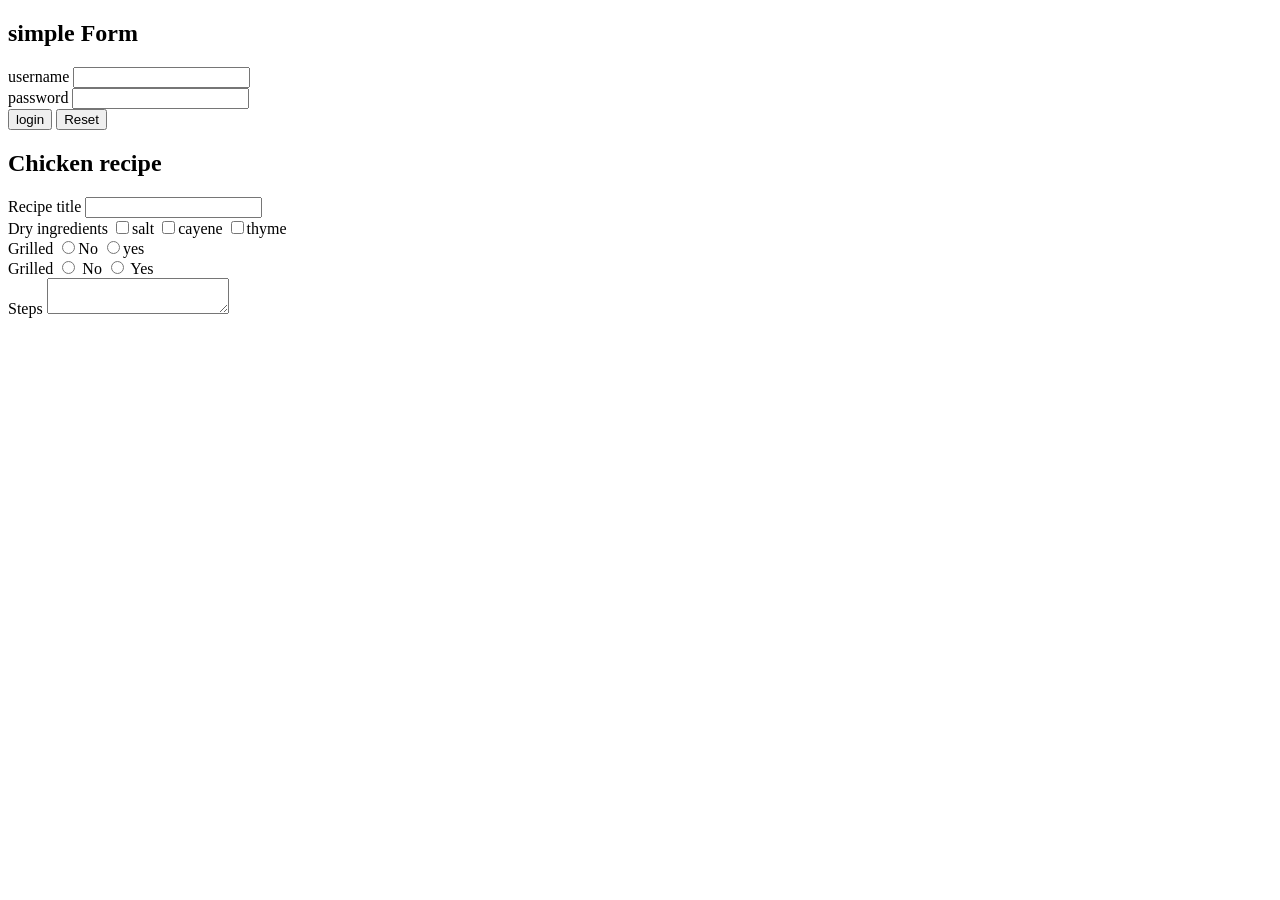
<file: forms.html>
<!doctype html>
<html lamg="en">
    <head>
        <meta charset="UTF-8">
        <title>Forms 101</title>

    </head>
    <body>
        <section id="simple-form">
            <h2>simple Form </h2>
            <!--the form element-->
            <form method="post"
            action="process.php"
            enctype="multipart/form-data"
            id="simple-form"
            class="forms">
            <div class="from-group">
                <lable for="username">username</lable>
                <input type="text" name="username"
                id="username">
            </div>
            <div class="from-group">
                <lable for="password">password</lable>
                <input type="password" name="password"
                id="password">
            </div>
            <div class="from-group">
                <input type="submit" name="login" value="login">
                <input type="reset" name="reset" values="clear">
            </div>
        </form>
        </section>
        <section id="Chicken recipe-form">
            <h2>Chicken recipe</h2>
            <form method="post" action="process2.php">
                <div class="from-group">
                    <label for="recipe title">
                        Recipe title
                    </label>
                    <input type="text" name="recipe-title"
                    required>
                </div>
                <div class="form-group">
                    <label for="dry-ingredients">
                        Dry ingredients

                    </label>
                    <input id="dry ingredients" type="checkbox" name="dry-ingredients" value="salt"
                required>salt 
                <input id="dry ingredients" type="checkbox" name="dry-ingredients" value="cayene"
                required>cayene
                <input id="dry ingredients" type="checkbox" name="dry-ingredients" value="thyme"
                required>thyme
            </div>
            <div class="form-group">
                <lable for="grilled" >Grilled</lable>
                <input name="grilled" id="grilled-no"
                value="0" type="radio">No 
                <input name="grilled" id="grilled-yes"
                value="1" type="radio">yes
            </div>
            <div class="form-group">
                <label for="grilled">Grilled</label>
                <input name="grilled" id="grilled"
                value="0" type="radio"> No 
                <input name="grilled" id="grilled-yes"
                value="1" type="radio"> Yes
            </div>
            <div class="form-group">
                <label for="steps">Steps</label>
                <textarea name="steps" id="steps"></textarea>

            </div>
                
            </div>
            </from>
        
        </section>
    </body>
</html>
</file>
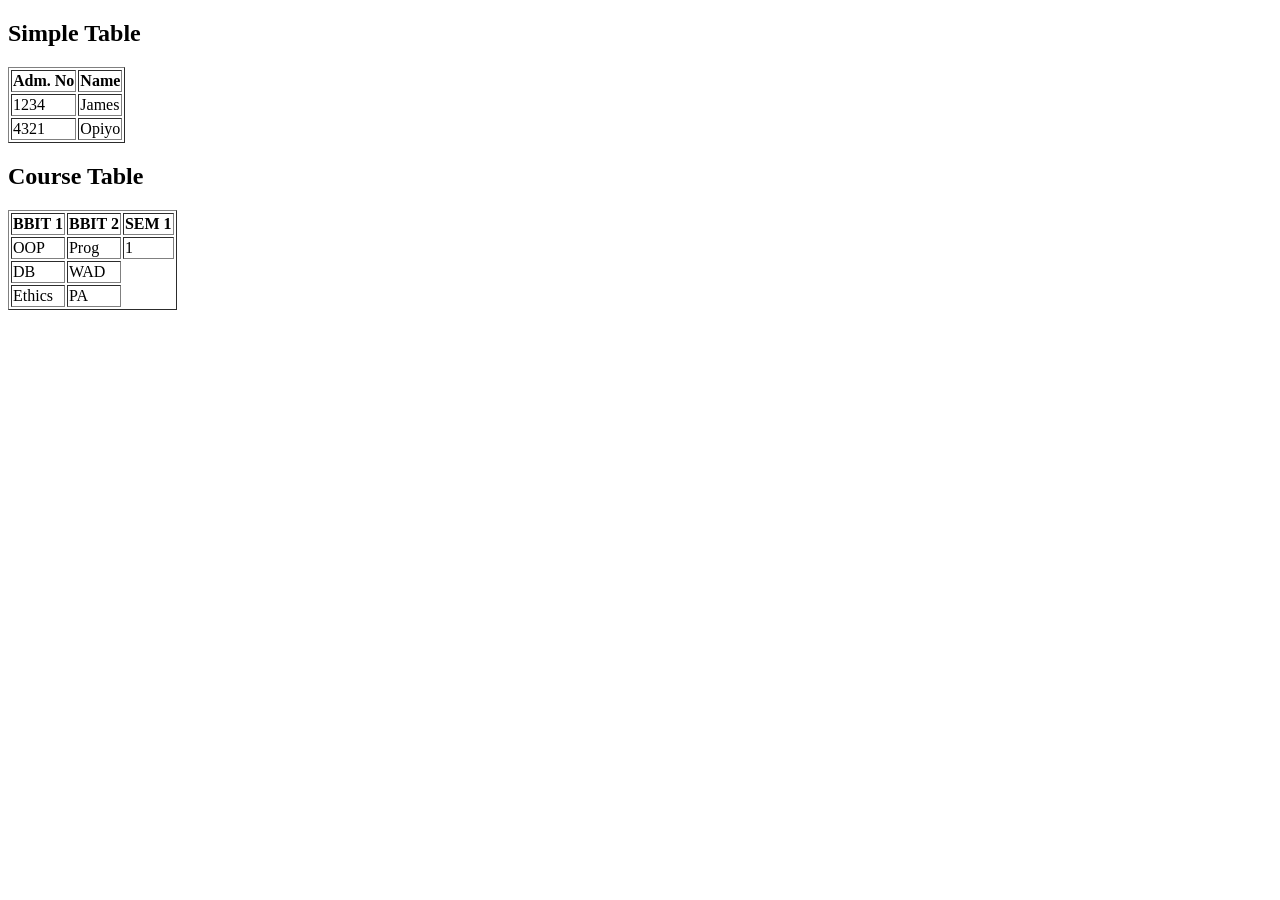
<file: tables.html>
<!doctype html>
<html>
    <head>
    <meta charset="utf-8">
    <title>HTML Tables 101</title>
    </head>
    <body>
        <section id="simple-table">
            <h2>Simple Table</h2>
            <table border="1">
                <!-- the table heading region -->
                 <thead>
                    <!-- a row-->
                    <tr>
             
                        <!-- heading cell -->
                        <th>Adm. No</th>
                        <th>Name</th>
                        </tr>
                </thead>
                <tbody>
                    <tr>
                        <td>1234</td>
                        <td>James</td>
                    </tr>
                    <tr>
                        <td>4321</td>
                        <td>Opiyo</td>
                    </tr>
                </tbody>


                
            </table>
            <section id="course-table">
            <h2>Course Table</h2>
            <table border="1">
                <thead>
                    <tr>
                        <th>BBIT 1</th>
                        <th>BBIT 2</th>
                        <th>SEM 1</th>

                    </tr>
 
                </thead>
                <tbody>
                    <tr>
                        <td>OOP</td>
                        <td>Prog</td>
                        <td>1</td>
                    </tr>
                    <tr>
                        <td>DB</td>
                        <td>WAD</td>
                    </tr>
                    <tr>
                        <td>Ethics</td>
                        <td>PA</td>
                    </tr>
                        
                    
                </tbody>
            </table>
        </section>
</file>
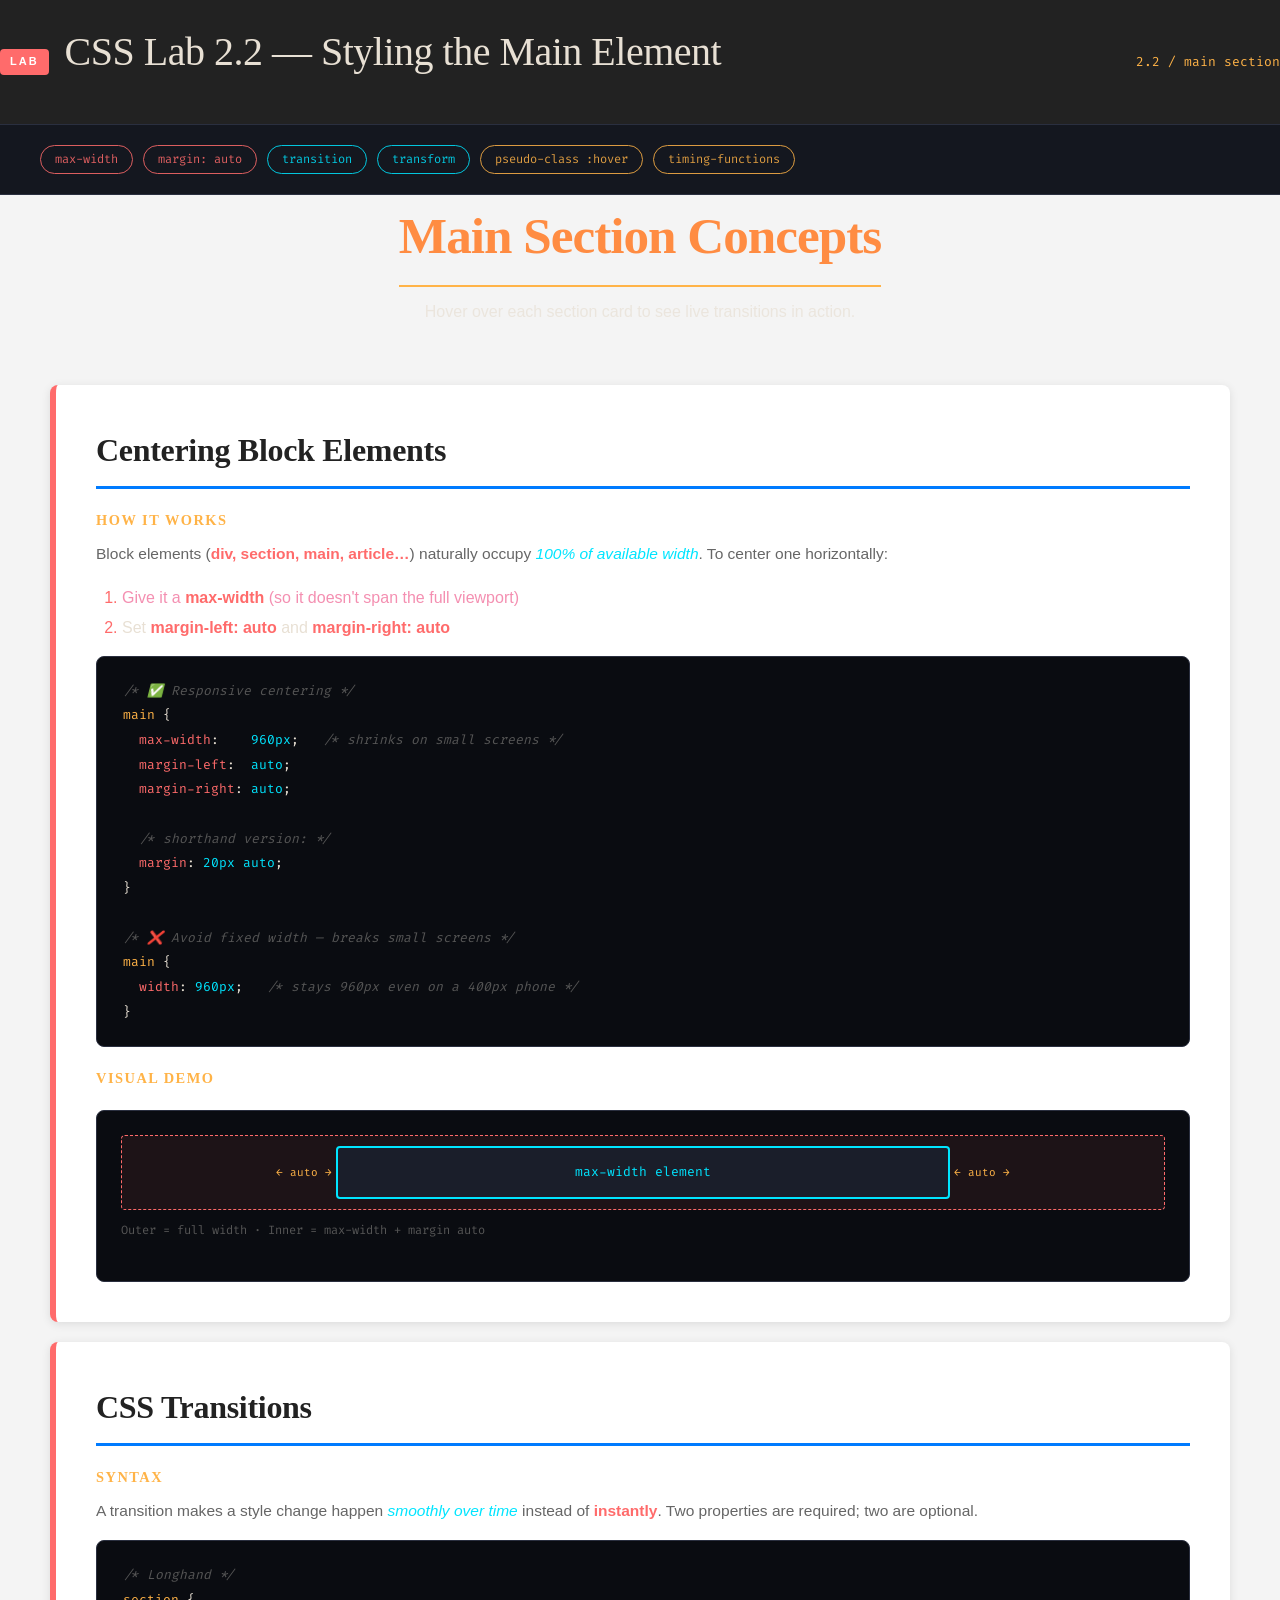
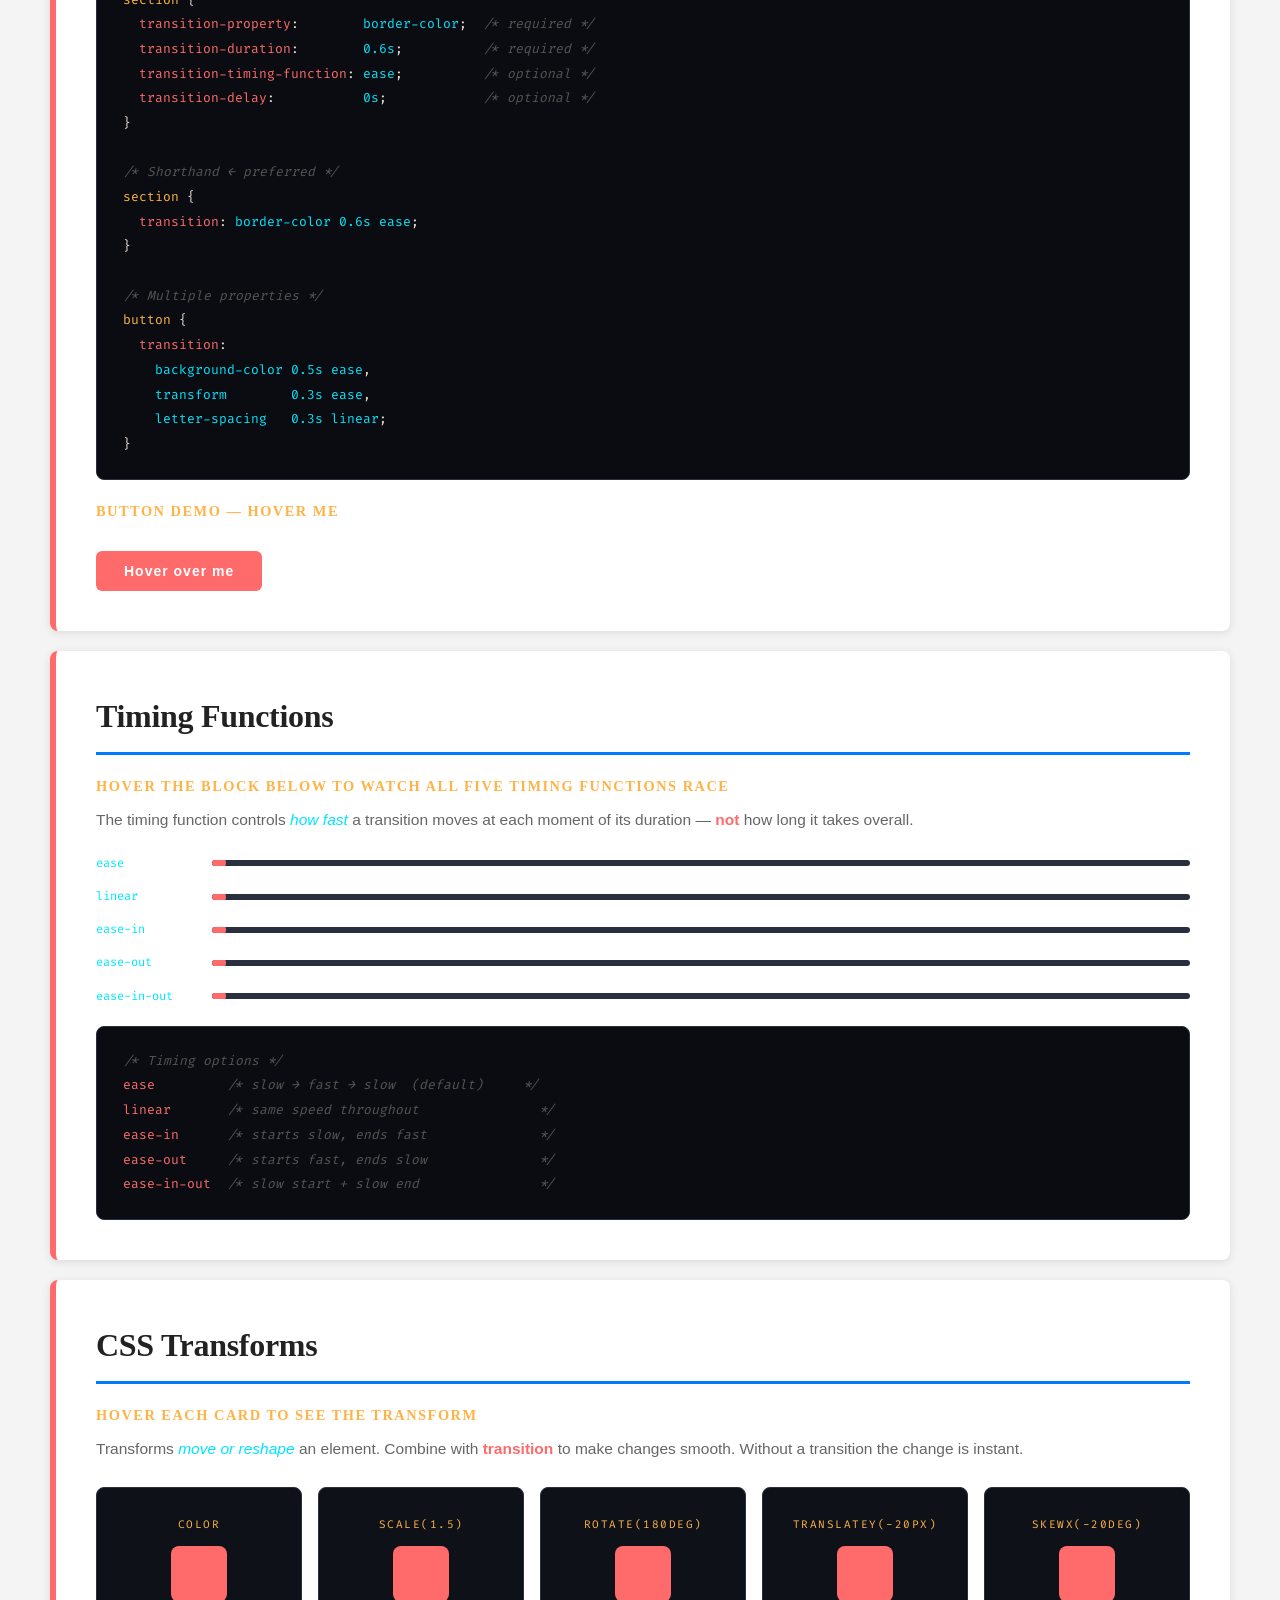
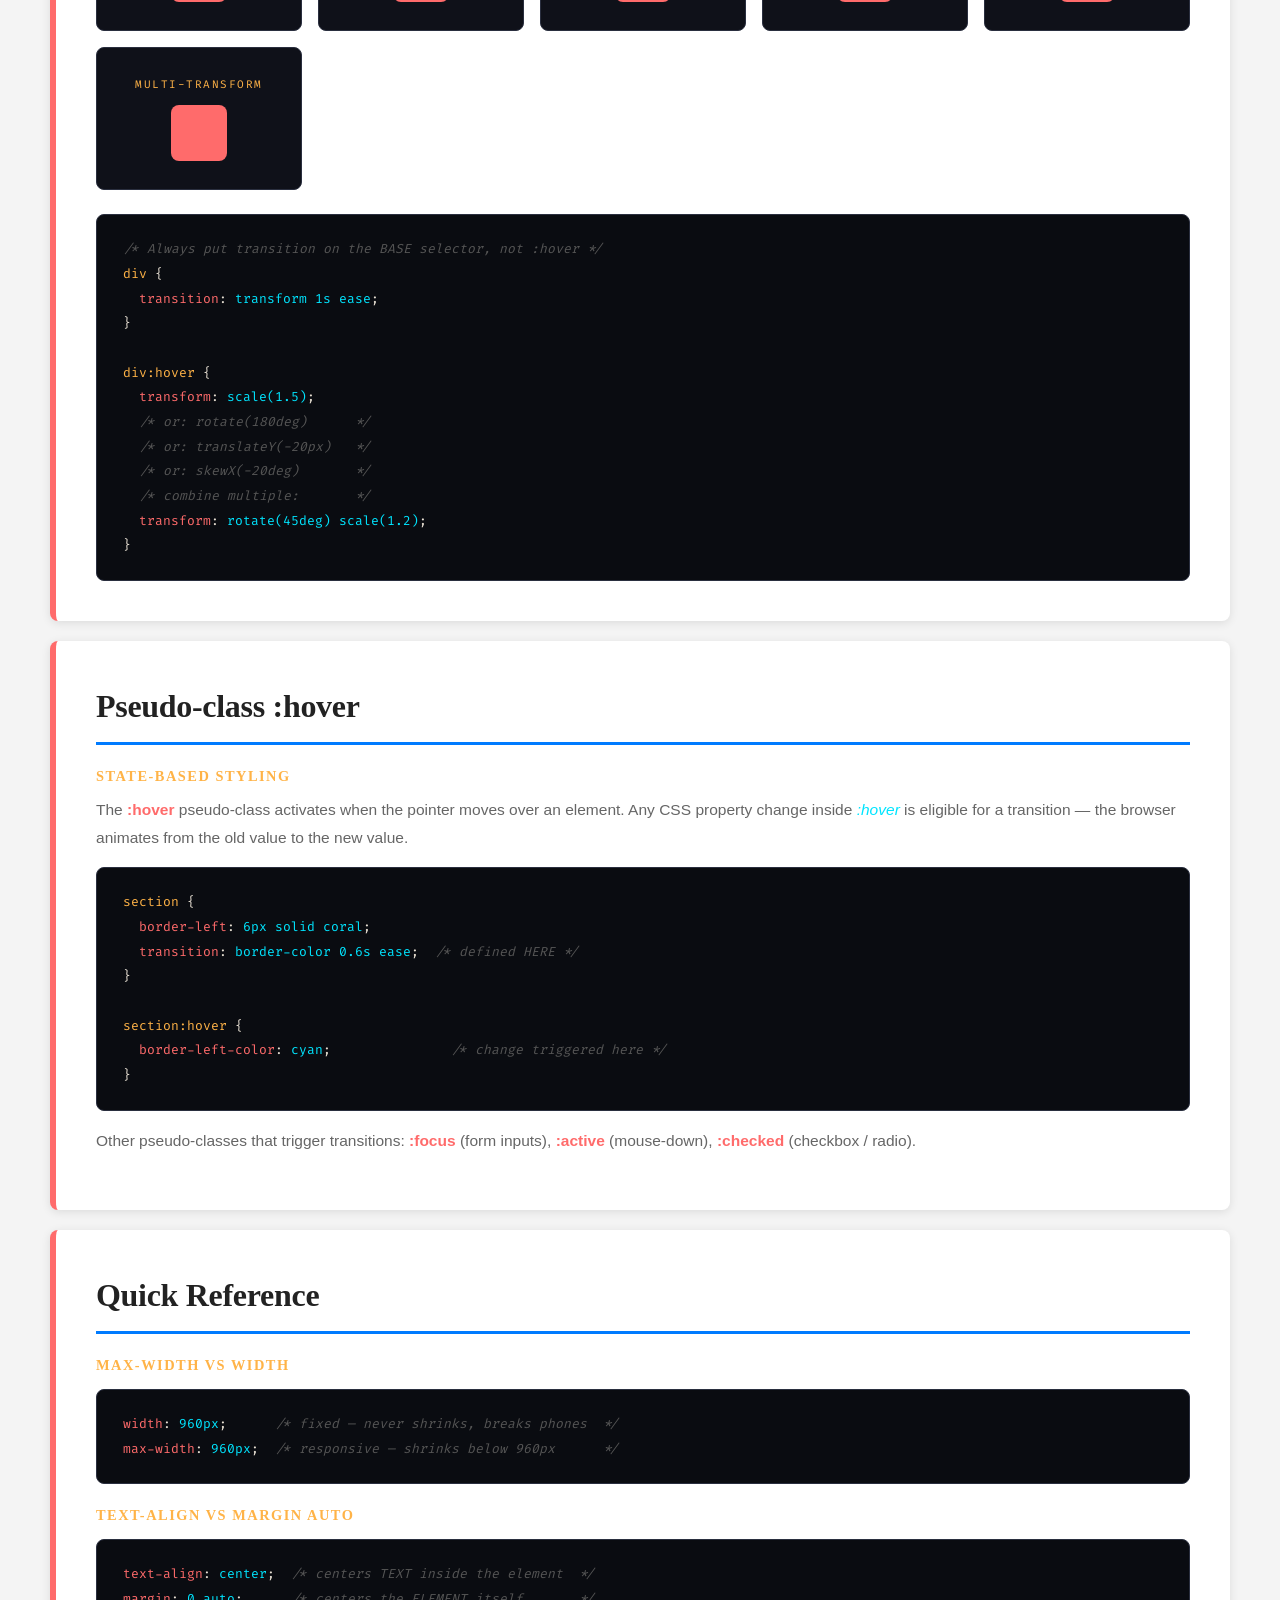
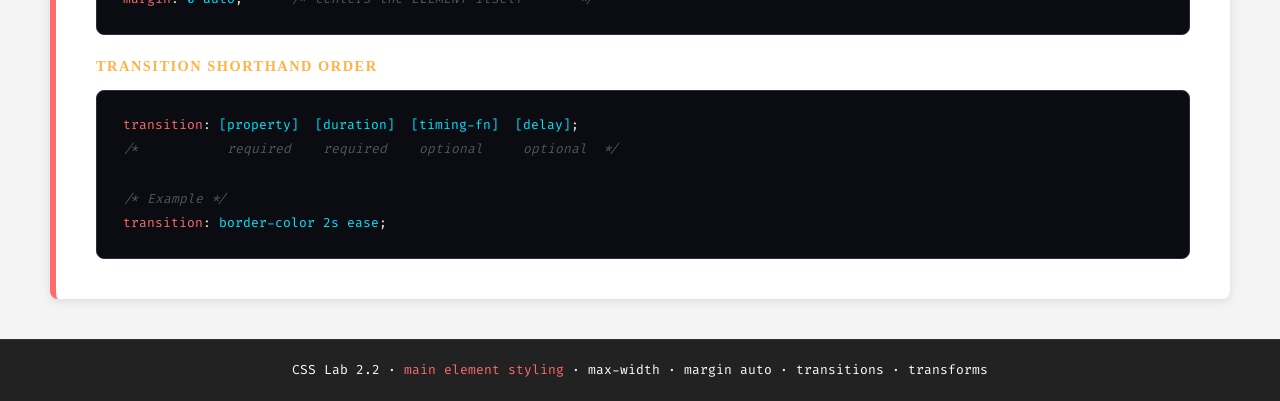
<file: css/Main.html>
<!DOCTYPE html>
<html lang="en">
<head>
  <meta charset="UTF-8" />
  <meta name="viewport" content="width=device-width, initial-scale=1.0"/>
  <title>CSS Lab 2.2 — Styling the Main Element</title>
  <link rel="preconnect" href="https://fonts.googleapis.com">
  <link href="https://fonts.googleapis.com/css2?family=Syne:wght@400;600;800&family=Fira+Code:wght@400;500&display=swap" rel="stylesheet">
  <link rel="stylesheet" href="style.css">
</head>

<body>

  <!-- HEADER -->
  <header>
    <div class="badge">Lab</div>
    <h1>CSS Lab 2.2 — Styling the Main Element</h1>
    <span>2.2 / main section</span>
  </header>

  <!-- CONCEPT CHIPS -->
  <div class="concept-strip">
    <span class="chip c1">max-width</span>
    <span class="chip c1">margin: auto</span>
    <span class="chip c2">transition</span>
    <span class="chip c2">transform</span>
    <span class="chip c3">pseudo-class :hover</span>
    <span class="chip c3">timing-functions</span>
  </div>

  <!-- MAIN — centered with max-width + margin auto -->
  <main>

    <div class="page-title">
      <h2>Main Section Concepts</h2>
      <p>Hover over each section card to see live transitions in action.</p>
    </div>

    <!-- SECTION 1: Centering block elements -->
    <section>
      <h2>Centering Block Elements</h2>

      <h5>How it works</h5>
      <p>
        Block elements (<strong>div, section, main, article…</strong>) naturally occupy
        <em>100% of available width</em>. To center one horizontally:
      </p>
      <ol style="color:var(--col-cream);padding-left:22px;margin-top:10px;line-height:2">
        <li>Give it a <strong>max-width</strong> (so it doesn't span the full viewport)</li>
        <li>Set <strong>margin-left: auto</strong> and <strong>margin-right: auto</strong></li>
      </ol>

      <div class="code-block"><pre
><span class="cm">/* ✅ Responsive centering */</span>
<span class="sel">main</span> {
  <span class="kw">max-width</span>:    <span class="val">960px</span>;   <span class="cm">/* shrinks on small screens */</span>
  <span class="kw">margin-left</span>:  <span class="val">auto</span>;
  <span class="kw">margin-right</span>: <span class="val">auto</span>;

  <span class="cm">/* shorthand version: */</span>
  <span class="kw">margin</span>: <span class="val">20px auto</span>;
}

<span class="cm">/* ❌ Avoid fixed width — breaks small screens */</span>
<span class="sel">main</span> {
  <span class="kw">width</span>: <span class="val">960px</span>;   <span class="cm">/* stays 960px even on a 400px phone */</span>
}</pre></div>

      <h5>Visual demo</h5>
      <div class="margin-demo-wrap">
        <div class="margin-demo-outer">
          <div class="margin-demo-inner">max-width element</div>
        </div>
        <p style="margin-top:10px;font-size:12px;color:#555;font-family:var(--font-mono);">
          Outer = full width · Inner = max-width + margin auto
        </p>
      </div>
    </section>

    <!-- SECTION 2: CSS Transitions -->
    <section>
      <h2>CSS Transitions</h2>

      <h5>Syntax</h5>
      <p>
        A transition makes a style change happen <em>smoothly over time</em> instead of
        <strong>instantly</strong>. Two properties are required; two are optional.
      </p>

      <div class="code-block"><pre
><span class="cm">/* Longhand */</span>
<span class="sel">section</span> {
  <span class="kw">transition-property</span>:        <span class="val">border-color</span>;  <span class="cm">/* required */</span>
  <span class="kw">transition-duration</span>:        <span class="val">0.6s</span>;          <span class="cm">/* required */</span>
  <span class="kw">transition-timing-function</span>: <span class="val">ease</span>;          <span class="cm">/* optional */</span>
  <span class="kw">transition-delay</span>:           <span class="val">0s</span>;            <span class="cm">/* optional */</span>
}

<span class="cm">/* Shorthand ← preferred */</span>
<span class="sel">section</span> {
  <span class="kw">transition</span>: <span class="val">border-color 0.6s ease</span>;
}

<span class="cm">/* Multiple properties */</span>
<span class="sel">button</span> {
  <span class="kw">transition</span>:
    <span class="val">background-color 0.5s ease</span>,
    <span class="val">transform        0.3s ease</span>,
    <span class="val">letter-spacing   0.3s linear</span>;
}</pre></div>

      <h5>Button demo — hover me</h5>
      <button class="btn-demo">Hover over me</button>
    </section>

    <!-- SECTION 3: Timing functions -->
    <section>
      <h2>Timing Functions</h2>

      <h5>Hover the block below to watch all five timing functions race</h5>
      <p>
        The timing function controls <em>how fast</em> a transition moves at each moment
        of its duration — <strong>not</strong> how long it takes overall.
      </p>

      <div class="timing-demos">
        <div class="timing-row">
          <span class="t-label">ease</span>
          <div class="track"><div class="dot" style="--tf:ease"></div></div>
        </div>
        <div class="timing-row">
          <span class="t-label">linear</span>
          <div class="track"><div class="dot" style="--tf:linear"></div></div>
        </div>
        <div class="timing-row">
          <span class="t-label">ease-in</span>
          <div class="track"><div class="dot" style="--tf:ease-in"></div></div>
        </div>
        <div class="timing-row">
          <span class="t-label">ease-out</span>
          <div class="track"><div class="dot" style="--tf:ease-out"></div></div>
        </div>
        <div class="timing-row">
          <span class="t-label">ease-in-out</span>
          <div class="track"><div class="dot" style="--tf:ease-in-out"></div></div>
        </div>
      </div>

      <div class="code-block" style="margin-top:20px"><pre
><span class="cm">/* Timing options */</span>
<span class="kw">ease</span>         <span class="cm">/* slow → fast → slow  (default)     */</span>
<span class="kw">linear</span>       <span class="cm">/* same speed throughout               */</span>
<span class="kw">ease-in</span>      <span class="cm">/* starts slow, ends fast              */</span>
<span class="kw">ease-out</span>     <span class="cm">/* starts fast, ends slow              */</span>
<span class="kw">ease-in-out</span>  <span class="cm">/* slow start + slow end               */</span></pre></div>
    </section>

    <!-- SECTION 4: CSS Transforms -->
    <section>
      <h2>CSS Transforms</h2>

      <h5>Hover each card to see the transform</h5>
      <p>
        Transforms <em>move or reshape</em> an element. Combine with <strong>transition</strong>
        to make changes smooth. Without a transition the change is instant.
      </p>

      <div class="demo-grid">
        <div class="demo-card dc-color">
          <span class="label">color</span>
          <div class="box"></div>
        </div>
        <div class="demo-card dc-scale">
          <span class="label">scale(1.5)</span>
          <div class="box"></div>
        </div>
        <div class="demo-card dc-rotate">
          <span class="label">rotate(180deg)</span>
          <div class="box"></div>
        </div>
        <div class="demo-card dc-translate">
          <span class="label">translateY(-20px)</span>
          <div class="box"></div>
        </div>
        <div class="demo-card dc-skew">
          <span class="label">skewX(-20deg)</span>
          <div class="box"></div>
        </div>
        <div class="demo-card dc-multi">
          <span class="label">multi-transform</span>
          <div class="box"></div>
        </div>
      </div>

      <div class="code-block" style="margin-top:24px"><pre
><span class="cm">/* Always put transition on the BASE selector, not :hover */</span>
<span class="sel">div</span> {
  <span class="kw">transition</span>: <span class="val">transform 1s ease</span>;
}

<span class="sel">div:hover</span> {
  <span class="kw">transform</span>: <span class="val">scale(1.5)</span>;
  <span class="cm">/* or: rotate(180deg)      */</span>
  <span class="cm">/* or: translateY(-20px)   */</span>
  <span class="cm">/* or: skewX(-20deg)       */</span>
  <span class="cm">/* combine multiple:       */</span>
  <span class="kw">transform</span>: <span class="val">rotate(45deg) scale(1.2)</span>;
}</pre></div>
    </section>

    <!-- SECTION 5: Pseudo-class :hover -->
    <section>
      <h2>Pseudo-class :hover</h2>

      <h5>State-based styling</h5>
      <p>
        The <strong>:hover</strong> pseudo-class activates when the pointer moves over an element.
        Any CSS property change inside <em>:hover</em> is eligible for a transition — the browser
        animates from the old value to the new value.
      </p>

      <div class="code-block"><pre
><span class="sel">section</span> {
  <span class="kw">border-left</span>: <span class="val">6px solid coral</span>;
  <span class="kw">transition</span>: <span class="val">border-color 0.6s ease</span>;  <span class="cm">/* defined HERE */</span>
}

<span class="sel">section:hover</span> {
  <span class="kw">border-left-color</span>: <span class="val">cyan</span>;               <span class="cm">/* change triggered here */</span>
}</pre></div>

      <p style="margin-top:16px;">
        Other pseudo-classes that trigger transitions:
        <strong>:focus</strong> (form inputs),
        <strong>:active</strong> (mouse-down),
        <strong>:checked</strong> (checkbox / radio).
      </p>
    </section>

    <!-- SECTION 6: Quick Reference -->
    <section>
      <h2>Quick Reference</h2>

      <h5>max-width vs width</h5>
      <div class="code-block"><pre
><span class="kw">width</span>: <span class="val">960px</span>;      <span class="cm">/* fixed — never shrinks, breaks phones  */</span>
<span class="kw">max-width</span>: <span class="val">960px</span>;  <span class="cm">/* responsive — shrinks below 960px      */</span></pre></div>

      <h5>text-align vs margin auto</h5>
      <div class="code-block"><pre
><span class="kw">text-align</span>: <span class="val">center</span>;  <span class="cm">/* centers TEXT inside the element  */</span>
<span class="kw">margin</span>: <span class="val">0 auto</span>;      <span class="cm">/* centers the ELEMENT itself       */</span></pre></div>

      <h5>Transition shorthand order</h5>
      <div class="code-block"><pre
><span class="kw">transition</span>: <span class="val">[property]  [duration]  [timing-fn]  [delay]</span>;
<span class="cm">/*           required    required    optional     optional  */</span>

<span class="cm">/* Example */</span>
<span class="kw">transition</span>: <span class="val">border-color 2s ease</span>;</pre></div>
    </section>

  </main>

  <footer>
    CSS Lab 2.2 · <span>main element styling</span> · max-width · margin auto · transitions · transforms
  </footer>

</body>
</html>
</file>
<file: css/style.css>
/* ============================================================
   GTA VI FAN PAGE COLOR SYSTEM
   Lab 1.8 - CSS Colors
   ============================================================
 
   CSS Colors - Four ways to define color values:
   1. named     - e.g. blue, red, pink (limited set)
   2. hex       - hexadecimal values (0-9, A-F) e.g. #RRGGBB
                  #ffffff = white,  #000000 = black
                  Most common in web design
   3. rgb       - e.g. rgb(255, 255, 255) = white, rgb(0, 0, 0) = black
                  Each channel runs from 0 to 255
   4. rgba      - same as rgb + transparency (alpha) value from 0 to 1
                  0 = fully transparent, 1 = fully visible
                  e.g. rgba(255, 79, 135, 0.5)
*/
 
/* ============================================================
   :root — targets the <html> element.
   It is the highest-level element on the page.
   Variables defined here are available everywhere in the stylesheet.
   ============================================================ */
:root {
 
    /* ===============================
       BACKGROUND COLORS
       =============================== */
 
    --col-bg-deep: #08131f;              /* Deep night blue — hex color */
    --col-bg-mid: #102030;               /* Main dark surface — hex color */
    --col-bg-light: rgba(16, 32, 48, 0.82); /* Transparent glass effect — rgba color */
 
    /* ===============================
       PRIMARY ACCENT COLORS
       =============================== */
 
    --col-cyan: #00d5d8;                 /* Neon cyan — hex color */
    --col-cyan-light: #4ff6ea;           /* Bright electric cyan — hex color */
    --col-coral: #ff4f87;                /* GTA VI pink/coral — hex color */
    --col-pink-soft: #ff9bb3;            /* Soft neon pink — hex color */
    --col-sunset: #ff9f43;               /* Sunset orange — hex color */
    --col-amber: #ffc46b;                /* Warm amber — hex color */
 
    /* ===============================
       TEXT COLORS
       =============================== */
 
    --col-cream: #fff8f2;                /* Main light text — hex color */
    --col-muted: #7ea0b3;                /* Secondary muted text — hex color */
}
 
/* ============================================================
   EXAMPLE: Using color values directly (without variables)
   ============================================================ */
 
/*
   Named color:
   h1 { color: pink; }
 
   Hex color:
   h1 { color: #000000; }   black
   h1 { color: #ffffff; }   white
   h1 { color: #ff0000; }   red  (full red, no green, no blue)
 
   RGB color:
   h1 { color: rgb(255, 0, 0); }     red
   h1 { color: rgb(0, 0, 0); }       black
   h1 { color: rgb(255, 255, 255); } white
 
   RGBA color (with transparency):
   h1 { color: rgba(255, 0, 0, 1);   }  fully visible red
   h1 { color: rgba(255, 0, 0, 0.5); }  semi-transparent red
   h1 { color: rgba(255, 0, 0, 0);   }  fully transparent (invisible)
*/
 
/* ============================================================
   APPLYING THE COLOR PALETTE
   Using var() to reference CSS variables defined in :root
   ============================================================ */
 
/* Page background and default text */
body {
    background-color: var(--col-bg-deep);   /* deep night blue background */
    color: var(--col-cream);                /* light cream text */
}
 
/* Header area */
header {
    background-color: var(--col-bg-mid);    /* slightly lighter dark surface */
    color: var(--col-cyan);                 /* neon cyan text */
}
 
/* Main heading */
h1 {
    color: var(--col-coral);                /* GTA VI pink/coral */
}
 
/* Section headings */
h2 {
    color: var(--col-cyan-light);           /* bright electric cyan */
}
 
/* Sub-headings */
h4, h5 {
    color: var(--col-amber);                /* warm amber */
}
 
/* Navigation links */
nav a {
    color: var(--col-pink-soft);            /* soft neon pink */
}
 
/* Muted/secondary text */
footer p {
    color: var(--col-muted);                /* secondary muted text */
}
 
/* Footer horizontal rule */
footer hr {
    border-color: var(--col-sunset);        /* sunset orange */
}/* 
   ASSIGNMENT: Fonts & Custom Fonts
   --------------------------------
   Font pairing: Young Serif (headings) + Instrument Sans (body)
*/

/* Body text: Instrument Sans with sans-serif fallback */
body {
    font-family: 'Instrument Sans', sans-serif;
    font-size: 16px;
    font-weight: 400;
    font-style: normal;
}

/* Headings: Young Serif with serif fallback */
h1, h2 {
    font-family: 'Young Serif', serif;
}

/* Example: If you wanted specific styling for other elements */
h3, h4, h5, h6 {
    font-family: 'Young Serif', serif;
}

p {
    font-family: 'Instrument Sans', sans-serif;
    font-size: 16px;
    line-height: 1.6;
}

/* You can also use font-weight with numbers */
.bold-text {
    font-weight: 700; /* bold */
}

.italic-text {
    font-style: italic;
}
/* ============================================================
   GTA VI FAN PAGE COLOR SYSTEM
   Lab 1.8 - CSS Colors
   ============================================================

   CSS Colors - Four ways to define color values:
   1. named     - e.g. blue, red, pink (limited set)
   2. hex       - hexadecimal values (0-9, A-F) e.g. #RRGGBB
                  #ffffff = white,  #000000 = black
                  Most common in web design
   3. rgb       - e.g. rgb(255, 255, 255) = white, rgb(0, 0, 0) = black
                  Each channel runs from 0 to 255
   4. rgba      - same as rgb + transparency (alpha) value from 0 to 1
                  0 = fully transparent, 1 = fully visible
                  e.g. rgba(255, 79, 135, 0.5)
*/

/* ============================================================
   :root — targets the <html> element.
   It is the highest-level element on the page.
   Variables defined here are available everywhere in the stylesheet.
   ============================================================ */
:root {

    /* ===============================
       BACKGROUND COLORS
       =============================== */

    --col-bg-deep: #08131f;              /* Deep night blue — hex color */
    --col-bg-mid: #102030;               /* Main dark surface — hex color */
    --col-bg-light: rgba(16, 32, 48, 0.82); /* Transparent glass effect — rgba color */

    /* ===============================
       PRIMARY ACCENT COLORS
       =============================== */

    --col-cyan: #00d5d8;                 /* Neon cyan — hex color */
    --col-cyan-light: #4ff6ea;           /* Bright electric cyan — hex color */
    --col-coral: #ff4f87;                /* GTA VI pink/coral — hex color */
    --col-pink-soft: #ff9bb3;            /* Soft neon pink — hex color */
    --col-sunset: #ff9f43;               /* Sunset orange — hex color */
    --col-amber: #ffc46b;                /* Warm amber — hex color */

    /* ===============================
       TEXT COLORS
       =============================== */

    --col-cream: #fff8f2;                /* Main light text — hex color */
    --col-muted: #7ea0b3;                /* Secondary muted text — hex color */
}

/* ============================================================
   EXAMPLE: Using color values directly (without variables)
   ============================================================ */

/*
   Named color:
   h1 { color: pink; }

   Hex color:
   h1 { color: #000000; }   black
   h1 { color: #ffffff; }   white
   h1 { color: #ff0000; }   red  (full red, no green, no blue)

   RGB color:
   h1 { color: rgb(255, 0, 0); }     red
   h1 { color: rgb(0, 0, 0); }       black
   h1 { color: rgb(255, 255, 255); } white

   RGBA color (with transparency):
   h1 { color: rgba(255, 0, 0, 1);   }  fully visible red
   h1 { color: rgba(255, 0, 0, 0.5); }  semi-transparent red
   h1 { color: rgba(255, 0, 0, 0);   }  fully transparent (invisible)
*/

/* ============================================================
   APPLYING THE COLOR PALETTE
   Using var() to reference CSS variables defined in :root
   ============================================================ */

/* Page background and default text */
body {
    background-color: var(--col-bg-deep);   /* deep night blue background */
    color: var(--col-cream);                /* light cream text */
}

/* Header area */
header {
    background-color: var(--col-bg-mid);    /* slightly lighter dark surface */
    color: var(--col-cyan);                 /* neon cyan text */
}

/* Main heading */
h1 {
    color: var(--col-coral);                /* GTA VI pink/coral */
}

/* Section headings */
h2 {
    color: var(--col-cyan-light);           /* bright electric cyan */
}

/* Sub-headings */
h4, h5 {
    color: var(--col-amber);                /* warm amber */
}

/* Navigation links */
nav a {
    color: var(--col-pink-soft);            /* soft neon pink */
}

/* Muted/secondary text */
footer p {
    color: var(--col-muted);                /* secondary muted text */
}

/* Footer horizontal rule */
footer hr {
    border-color: var(--col-sunset);        /* sunset orange */
}
/* ============================================================
   CSS VARIABLES — Design tokens
============================================================ */
:root {
  --col-bg:       #0d0f14;
  --col-surface:  #14171f;
  --col-card:     #1a1e2a;
  --col-coral:    #ff6b6b;
  --col-amber:    #ffb347;
  --col-cyan:     #00e5ff;
  --col-cream:    #e8e0d4;
  --col-sunset:   #ff8c42;
  --col-border:   #2a2f3f;
  --font-display: 'Syne', sans-serif;
  --font-mono:    'Fira Code', monospace;
}

/* ============================================================
   RESET & BASE
============================================================ */
*, *::before, *::after {
  box-sizing: border-box;
  margin: 0;
  padding: 0;
}

body {
  background: var(--col-bg);
  color: var(--col-cream);
  font-family: var(--font-display);
  line-height: 1.7;
  min-height: 100vh;
}

/* ============================================================
   HEADER
============================================================ */
header {
  background: var(--col-surface);
  border-bottom: 1px solid var(--col-border);
  padding: 28px 40px;
  display: flex;
  align-items: center;
  gap: 16px;
}

header .badge {
  background: var(--col-coral);
  color: #fff;
  font-size: 11px;
  font-weight: 800;
  letter-spacing: 2px;
  padding: 4px 10px;
  border-radius: 4px;
  text-transform: uppercase;
}

header h1 {
  font-size: clamp(1.1rem, 3vw, 1.5rem);
  font-weight: 800;
  color: #fff;
  letter-spacing: -0.5px;
}

header span {
  margin-left: auto;
  font-size: 13px;
  color: var(--col-amber);
  font-family: var(--font-mono);
}

/* ============================================================
   CONCEPT CHIPS STRIP
============================================================ */
.concept-strip {
  display: flex;
  flex-wrap: wrap;
  gap: 10px;
  padding: 20px 40px;
  background: var(--col-surface);
  border-bottom: 1px solid var(--col-border);
}

.chip {
  font-family: var(--font-mono);
  font-size: 12px;
  padding: 4px 14px;
  border-radius: 100px;
  border: 1px solid;
  opacity: 0.85;
}

.chip.c1 { border-color: var(--col-coral); color: var(--col-coral); }
.chip.c2 { border-color: var(--col-cyan);  color: var(--col-cyan); }
.chip.c3 { border-color: var(--col-amber); color: var(--col-amber); }

/* ============================================================
   MAIN — centered with max-width + margin auto
   KEY CONCEPT from lab 2.2
============================================================ */
main {
  max-width: 960px;      /* element stops growing at 960px */
  margin-top: 50px;
  margin-bottom: 50px;
  margin-left: auto;     /* auto distributes remaining     */
  margin-right: auto;    /* space equally left + right     */
  padding: 0 20px;
}

/* ============================================================
   PAGE TITLE
============================================================ */
.page-title {
  text-align: center;
  margin-bottom: 60px;
}

.page-title h2 {
  font-size: clamp(2rem, 6vw, 3.2rem);
  font-weight: 800;
  color: var(--col-sunset);
  border-bottom: 2px solid var(--col-amber);
  display: inline-block;
  padding-bottom: 8px;
  letter-spacing: -1px;
}

.page-title p {
  margin-top: 12px;
  color: var(--col-cream);
  opacity: 0.7;
  font-size: 1rem;
}

/* ============================================================
   SECTIONS — styled cards with hover transition
============================================================ */
section {
  background: var(--col-card);
  padding: 32px 36px;
  border-radius: 5px;
  margin-bottom: 30px;
  border-left: 6px solid var(--col-coral);

  /* TRANSITION: property  duration  timing-function */
  transition:
    border-left-color 0.6s ease,
    box-shadow        0.4s ease,
    transform         0.3s ease;
}

section:hover {
  border-left-color: var(--col-cyan);
  box-shadow: 0 8px 40px rgba(0, 229, 255, 0.08);
  transform: translateX(4px);
}

/* H2 — section headings */
section h2 {
  color: var(--col-sunset);
  font-size: 1.4rem;
  font-weight: 800;
  letter-spacing: -0.3px;
  border-bottom: 2px solid var(--col-amber);
  padding-bottom: 10px;
  margin-bottom: 18px;
}

/* H5 — sub-headings */
section h5 {
  color: var(--col-amber);
  font-size: 0.9rem;
  font-weight: 600;
  text-transform: uppercase;
  letter-spacing: 1.5px;
  margin: 20px 0 8px;
}

/* Paragraphs */
section p {
  color: var(--col-cream);
  font-size: 0.97rem;
  line-height: 1.8;
}

/* Bold text */
section strong {
  color: var(--col-coral);
}

/* Italic text */
section em {
  color: var(--col-cyan);
  font-style: italic;
}

/* ============================================================
   CODE BLOCKS
============================================================ */
.code-block {
  background: #0a0c11;
  border: 1px solid var(--col-border);
  border-radius: 8px;
  padding: 22px 26px;
  margin-top: 12px;
  overflow-x: auto;
}

.code-block pre {
  font-family: var(--font-mono);
  font-size: 13px;
  line-height: 1.9;
  color: var(--col-cream);
}

.code-block .kw  { color: var(--col-coral); }
.code-block .val { color: var(--col-cyan); }
.code-block .cm  { color: #555; font-style: italic; }
.code-block .sel { color: var(--col-amber); }

/* ============================================================
   TRANSFORM DEMO GRID
============================================================ */
.demo-grid {
  display: grid;
  grid-template-columns: repeat(auto-fit, minmax(200px, 1fr));
  gap: 16px;
  margin-top: 24px;
}

.demo-card {
  background: #0f1119;
  border: 1px solid var(--col-border);
  border-radius: 8px;
  padding: 28px 20px;
  text-align: center;
  cursor: pointer;
  position: relative;
  overflow: hidden;
}

.demo-card .label {
  font-family: var(--font-mono);
  font-size: 11px;
  color: var(--col-amber);
  letter-spacing: 1.5px;
  text-transform: uppercase;
  margin-bottom: 12px;
  display: block;
}

.demo-card .box {
  width: 56px;
  height: 56px;
  border-radius: 8px;
  margin: 0 auto;
  background: var(--col-coral);
}

/* Card 1 — color */
.demo-card.dc-color .box       { transition: background-color 0.8s ease; }
.demo-card.dc-color:hover .box { background-color: var(--col-cyan); }

/* Card 2 — scale */
.demo-card.dc-scale .box       { transition: transform 0.4s ease; }
.demo-card.dc-scale:hover .box { transform: scale(1.5); }

/* Card 3 — rotate */
.demo-card.dc-rotate .box       { transition: transform 0.6s ease-in-out; }
.demo-card.dc-rotate:hover .box { transform: rotate(180deg); }

/* Card 4 — translate */
.demo-card.dc-translate .box       { transition: transform 0.4s ease-out; }
.demo-card.dc-translate:hover .box { transform: translateY(-20px); }

/* Card 5 — skew */
.demo-card.dc-skew .box       { transition: transform 0.4s linear; }
.demo-card.dc-skew:hover .box { transform: skewX(-20deg); }

/* Card 6 — multiple */
.demo-card.dc-multi .box {
  transition:
    background-color 0.5s ease,
    transform        0.5s ease,
    border-radius    0.5s ease;
}
.demo-card.dc-multi:hover .box {
  background-color: var(--col-amber);
  transform: rotate(45deg) scale(1.2);
  border-radius: 50%;
}

/* ============================================================
   BUTTON DEMO
============================================================ */
.btn-demo {
  display: inline-block;
  margin-top: 20px;
  padding: 12px 28px;
  background: var(--col-coral);
  color: #fff;
  font-family: var(--font-display);
  font-size: 14px;
  font-weight: 700;
  letter-spacing: 1px;
  border: none;
  border-radius: 6px;
  cursor: pointer;
  transition:
    background-color 0.5s ease,
    transform        0.3s ease,
    letter-spacing   0.3s linear;
}

.btn-demo:hover {
  background-color: #8b5cf6;
  transform: translateY(-3px);
  letter-spacing: 3px;
}

/* ============================================================
   TIMING FUNCTION RACE DEMO
============================================================ */
.timing-demos { margin-top: 20px; }

.timing-row {
  display: flex;
  align-items: center;
  gap: 16px;
  margin-bottom: 14px;
}

.timing-row .t-label {
  font-family: var(--font-mono);
  font-size: 12px;
  color: var(--col-cyan);
  min-width: 100px;
}

.timing-row .track {
  flex: 1;
  height: 6px;
  background: var(--col-border);
  border-radius: 3px;
  position: relative;
  overflow: hidden;
}

.timing-row .dot {
  width: 14px;
  height: 14px;
  border-radius: 50%;
  background: var(--col-coral);
  position: absolute;
  top: -4px;
  left: 0;
  transition: left 2s var(--tf);
}

.timing-demos:hover .dot {
  left: calc(100% - 14px);
}

/* ============================================================
   MARGIN AUTO VISUAL DEMO
============================================================ */
.margin-demo-wrap {
  background: #0a0c11;
  border: 1px solid var(--col-border);
  border-radius: 8px;
  padding: 24px;
  margin-top: 20px;
}

.margin-demo-outer {
  background: rgba(255, 107, 107, 0.08);
  border: 1px dashed var(--col-coral);
  border-radius: 4px;
  padding: 10px;
  position: relative;
}

.margin-demo-inner {
  max-width: 60%;
  margin-left: auto;
  margin-right: auto;
  background: var(--col-card);
  border: 2px solid var(--col-cyan);
  border-radius: 4px;
  padding: 14px 20px;
  text-align: center;
  font-family: var(--font-mono);
  font-size: 13px;
  color: var(--col-cyan);
  position: relative;
}

.margin-demo-inner::before,
.margin-demo-inner::after {
  content: '← auto →';
  position: absolute;
  top: 50%;
  transform: translateY(-50%);
  font-size: 11px;
  color: var(--col-amber);
  white-space: nowrap;
}

.margin-demo-inner::before { right: 100%; padding-right: 6px; }
.margin-demo-inner::after  { left: 100%;  padding-left: 6px; }

/* ============================================================
   FOOTER
============================================================ */
footer {
  text-align: center;
  padding: 30px;
  font-family: var(--font-mono);
  font-size: 12px;
  color: #3a4060;
  border-top: 1px solid var(--col-border);
}

footer span { color: var(--col-coral); }
/* ============================================================
   CSS VARIABLES  (:root pseudo-class selector)
   :root targets the <html> element — highest in the tree.
   Variables: declared with --name, used with var(--name).
============================================================ */
:root {
  --col-bg:         #0d0f14;
  --col-surface:    #14171f;
  --col-card:       #1a1e2a;
  --col-text:       #e8e0d4;       /* cream */
  --col-coral:      #ff6b6b;
  --col-amber:      #ffb347;
  --col-cyan:       #00e5ff;
  --col-cyan-light: #7fffff;
  --col-cyan-deep:  #0097a7;
  --col-sunset:     #ff8c42;
  --col-pink-soft:  #f48fb1;
  --col-border:     #2a2f3f;
  --font-main:      'Segoe UI', Tahoma, Geneva, Verdana, sans-serif;
}

/* ============================================================
   RESET & BASE
============================================================ */
*, *::before, *::after {
  box-sizing: border-box;
  margin: 0;
  padding: 0;
}

body {
  background-color: var(--col-bg);
  color: var(--col-text);
  font-family: var(--font-main);
  line-height: 1.7;
  min-height: 100vh;
}

/* ============================================================
   HEADER
============================================================ */
header {
  background-color: var(--col-surface);
  border-bottom: 1px solid var(--col-border);
  padding: 24px 40px;
}

header h1 {
  font-size: 1.8rem;
  color: var(--col-text);
  margin-bottom: 12px;
  letter-spacing: -0.5px;
}

header h1 strong {
  color: var(--col-coral);
}

/* ============================================================
   NAV  (from lab 2.1)
============================================================ */
nav {
  margin-top: 10px;
}

/* UL inside nav — flex container */
nav ul {
  list-style: none;
  padding: 0;
  margin: 0;
  display: flex;
  justify-content: center;
  gap: 10px;
}

/* Links inside nav */
nav ul li a {
  color: var(--col-cyan-deep);
  text-decoration: none;
  font-size: 1.1em;
  letter-spacing: 2px;
  text-transform: uppercase;
  padding: 8px 16px;
  border-radius: 8px;
  border: 1px solid var(--col-cyan-light);
  display: inline-block;
  transition:
    background-color 0.3s ease,
    border-color     0.3s ease;
}

/* :hover — pseudo-class selector (single colon)
   Targets the element based on STATE (mouse over). */
nav ul li a:hover {
  background-color: var(--col-cyan);
  border-color: var(--col-pink-soft);
  color: var(--col-bg);
}

/* ============================================================
   MAIN  (from lab 2.2)
   Centering a block element: max-width + margin auto
============================================================ */
main {
  max-width: 960px;
  margin-top: 50px;
  margin-bottom: 50px;
  margin-left: auto;
  margin-right: auto;
  padding: 0 20px;
}

/* ============================================================
   SECTIONS  (from lab 2.2)
============================================================ */
section {
  background-color: var(--col-card);
  padding: 32px 36px;
  border-radius: 5px;
  margin-bottom: 30px;
  border-left: 6px solid var(--col-coral);
  transition:
    border-left-color 0.6s ease,
    box-shadow        0.4s ease,
    transform         0.3s ease;
}

section:hover {
  border-left-color: var(--col-cyan);
  box-shadow: 0 8px 40px rgba(0, 229, 255, 0.08);
  transform: translateX(4px);
}

/* H2 — section headings */
section h2 {
  color: var(--col-sunset);
  font-size: 1.4rem;
  font-weight: 700;
  border-bottom: 2px solid var(--col-amber);
  padding-bottom: 10px;
  margin-bottom: 18px;
}

/* H5 — sub-headings */
section h5 {
  color: var(--col-amber);
  font-size: 0.9rem;
  font-weight: 600;
  text-transform: uppercase;
  letter-spacing: 1.5px;
  margin: 20px 0 8px;
}

/* H4 — character titles (fixed in lab 2.3: was not visible on dark bg)
   Group selector: h4 added alongside h5 so both get cream colour. */
section h4,
section h5 {
  color: var(--col-amber);
}

section h4 {
  font-size: 1rem;
  font-weight: 700;
  margin: 20px 0 6px;
  color: var(--col-text);   /* cream — makes titles legible on dark bg */
}

/* Paragraphs */
section p {
  color: var(--col-text);
  font-size: 0.97rem;
  line-height: 1.8;
  margin-bottom: 10px;
}

/* Bold text */
section strong {
  color: var(--col-coral);
}

/* Italic text */
section em {
  color: var(--col-cyan);
  font-style: italic;
}

/* ============================================================
   LAB 2.3 — LIST STYLES (new this lab)
   -------------------------------------------------------
   Descendant + group selector:
   targets both ul and ol that are inside main.
============================================================ */

/* UL and OL inside main
   padding-left: 24px  → indents list items to the right
   color: cream        → inherited by all child elements    */
main ul,
main ol {
  padding-left: 24px;
  color: var(--col-text);
  margin-top: 10px;
  margin-bottom: 10px;
}

/* LI inside main
   margin-left: 4px → moves items slightly further right   */
main li {
  margin-left: 4px;
  line-height: 1.9;
}

/* ============================================================
   :first-child  — PSEUDO-CLASS selector  (single colon :)
   -------------------------------------------------------
   Pseudo-class = targets an element based on STATE/POSITION.
   :first-child selects the FIRST li in any list inside main.

   Use case: highlight the most important item at the top.
============================================================ */
main li:first-child {
  color: var(--col-pink-soft);
  font-weight: bold;
}

/* ============================================================
   ::marker  — PSEUDO-ELEMENT selector  (double colon ::)
   -------------------------------------------------------
   Pseudo-element = targets a specific PART of an element.
   ::marker selects the bullet point or number of a list item.

   KEY DIFFERENCE:
   :first-child  → single colon  → targets STATE / POSITION
   ::marker      → double colon  → targets PART of an element

   Here we colour the bullets of UL items cyan.
============================================================ */
main ul li::marker {
  color: var(--col-cyan);
}

/* ============================================================
   ::marker for OL  — ordered list numbers get coral colour
   Same pseudo-element selector, different list type.
============================================================ */
main ol li::marker {
  color: var(--col-coral);
}

/* ============================================================
   FOOTER
============================================================ */
footer {
  text-align: center;
  padding: 24px;
  font-size: 13px;
  color: var(--col-border);
  border-top: 1px solid var(--col-border);
}
/* ============================================================
   CSS VARIABLES
   :root targets the highest-level element (<html>).
   Variables declared with --name, accessed with var(--name).
   Benefits: reuse values, consistent colours, easy theming.
============================================================ */
:root {
  --col-bg:          #0d0f14;
  --col-surface:     #14171f;
  --col-card:        #1a1e2a;
  --col-text:        #e8e0d4;
  --col-coral:       #ff6b6b;
  --col-amber:       #ffb347;
  --col-cyan:        #00e5ff;
  --col-cyan-light:  #7fffff;
  --col-cyan-deep:   #0097a7;
  --col-sunset:      #ff8c42;
  --col-pink-soft:   #f48fb1;
  --col-border:      #2a2f3f;
  --font-display:    'Segoe UI', Tahoma, Geneva, Verdana, sans-serif;
}

/* ============================================================
   RESET & BASE
============================================================ */
*, *::before, *::after {
  box-sizing: border-box;
  margin: 0;
  padding: 0;
}

body {
  background-color: var(--col-bg);
  color: var(--col-text);
  font-family: var(--font-display);
  line-height: 1.7;
  min-height: 100vh;
}

/* ============================================================
   HEADER
============================================================ */
header {
  background-color: var(--col-surface);
  border-bottom: 1px solid var(--col-border);
  padding: 24px 40px;
}

header h1 {
  font-size: 1.8rem;
  color: var(--col-text);
  margin-bottom: 12px;
  letter-spacing: -0.5px;
}

header h1 strong {
  color: var(--col-coral);
}

/* ============================================================
   NAV
   margin-top adds space between the h1 and the nav.
============================================================ */
nav {
  margin-top: 10px;
}

/* ============================================================
   NAV > UL  — flex container
   -------------------------------------------------------
   LIST STYLES
   list-style: none  → removes the default bullet points
   padding: 0        → removes default browser indent
   margin: 0         → removes default browser spacing

   FLEXBOX
   display: flex          → turns ul into a flex container;
                            each li becomes a flex item
   justify-content: center → centres items along the x-axis
   gap: 10px              → adds 10px space BETWEEN items
                            (cleaner than margins on each li)
============================================================ */
nav ul {
  list-style: none;
  padding: 0;
  margin: 0;

  display: flex;
  justify-content: center;
  gap: 10px;
}

/* ============================================================
   NAV > UL > LI > A  — individual link styling
   -------------------------------------------------------
   TEXT PROPERTIES
   text-decoration: none  → removes default underline on <a>
   text-transform: uppercase → converts text to ALL CAPS
   letter-spacing: 2px    → spreads letters apart
   font-size: 1.1em       → slightly larger than parent (em
                            is a relative unit based on parent)

   BOX MODEL
   padding: 8px 16px      → two values:
                            top & bottom = 8px
                            left & right = 16px
   border-radius: 8px     → rounds all four corners

   BORDER  (shorthand: width  style  color)
   border: 1px solid var(--col-cyan-light)
============================================================ */
nav ul li a {
  color: var(--col-cyan-deep);
  text-decoration: none;
  font-size: 1.1em;
  letter-spacing: 2px;
  text-transform: uppercase;

  padding: 8px 16px;
  border-radius: 8px;
  border: 1px solid var(--col-cyan-light);

  /* Keep display inline-block so padding + border render */
  display: inline-block;

  /* --------------------------------------------------------
     TRANSITION
     Placed on the BASE selector (not :hover) so the
     animation plays on BOTH hover-over and hover-off.

     Syntax: property  duration  timing-function
     border-color 0.3s ease  → smooth border colour change
     background   0.3s ease  → smooth background change
  -------------------------------------------------------- */
  transition:
    background-color 0.3s ease,
    border-color     0.3s ease;
}

/* ============================================================
   PSEUDO-CLASS :hover
   -------------------------------------------------------
   :hover applies styles ONLY when the mouse is over
   the element. The transition above makes the change smooth.

   background-color → fills the link with cyan on hover
   border-color     → changes border to pink for contrast
============================================================ */
nav ul li a:hover {
  background-color: var(--col-cyan);
  border-color: var(--col-pink-soft);
  color: var(--col-bg);
}

/* ============================================================
   MAIN — centred block element
   max-width + margin auto = responsive horizontal centring
============================================================ */
main {
  max-width: 960px;
  margin-top: 50px;
  margin-bottom: 50px;
  margin-left: auto;
  margin-right: auto;
  padding: 0 20px;
}

/* ============================================================
   SECTIONS
============================================================ */
section {
  background-color: var(--col-card);
  padding: 32px 36px;
  border-radius: 5px;
  margin-bottom: 30px;
  border-left: 6px solid var(--col-coral);

  transition:
    border-left-color 0.6s ease,
    box-shadow        0.4s ease,
    transform         0.3s ease;
}

section:hover {
  border-left-color: var(--col-cyan);
  box-shadow: 0 8px 40px rgba(0, 229, 255, 0.08);
  transform: translateX(4px);
}

/* H2 — section headings */
section h2 {
  color: var(--col-sunset);
  font-size: 1.4rem;
  font-weight: 700;
  border-bottom: 2px solid var(--col-amber);
  padding-bottom: 10px;
  margin-bottom: 18px;
}

/* H5 — sub-headings */
section h5 {
  color: var(--col-amber);
  font-size: 0.9rem;
  font-weight: 600;
  text-transform: uppercase;
  letter-spacing: 1.5px;
  margin: 20px 0 8px;
}

/* Paragraphs */
section p {
  color: var(--col-text);
  font-size: 0.97rem;
  line-height: 1.8;
}

/* Bold text */
section strong {
  color: var(--col-coral);
}

/* Italic text */
section em {
  color: var(--col-cyan);
  font-style: italic;
}

/* ============================================================
   FOOTER
============================================================ */
footer {
  text-align: center;
  padding: 24px;
  font-size: 13px;
  color: var(--col-border);
  border-top: 1px solid var(--col-border);
}/* ============================================================
   CSS VARIABLES  (:root pseudo-class selector)
   :root targets the <html> element — highest in the tree.
   Variables: declared with --name, used with var(--name).
============================================================ */
:root {
  --col-bg:         #0d0f14;
  --col-surface:    #14171f;
  --col-card:       #1a1e2a;
  --col-text:       #e8e0d4;       /* cream */
  --col-coral:      #ff6b6b;
  --col-amber:      #ffb347;
  --col-cyan:       #00e5ff;
  --col-cyan-light: #7fffff;
  --col-cyan-deep:  #0097a7;
  --col-sunset:     #ff8c42;
  --col-pink-soft:  #f48fb1;
  --col-muted:      #7a8099;       /* muted grey for footer text */
  --col-border:     #2a2f3f;
  --font-main:      'Segoe UI', Tahoma, Geneva, Verdana, sans-serif;
}

/* ============================================================
   RESET & BASE
============================================================ */
*, *::before, *::after {
  box-sizing: border-box;
  margin: 0;
  padding: 0;
}

body {
  background-color: var(--col-bg);
  color: var(--col-text);
  font-family: var(--font-main);
  line-height: 1.7;
  min-height: 100vh;
}

/* ============================================================
   HEADER  (lab 2.1)
============================================================ */
header {
  background-color: var(--col-surface);
  border-bottom: 1px solid var(--col-border);
  padding: 24px 40px;
}

header h1 {
  font-size: 1.8rem;
  color: var(--col-text);
  margin-bottom: 12px;
  letter-spacing: -0.5px;
}

header h1 strong {
  color: var(--col-coral);
}

/* ============================================================
   NAV  (lab 2.1)
============================================================ */
nav {
  margin-top: 10px;
}

nav ul {
  list-style: none;
  padding: 0;
  margin: 0;
  display: flex;
  justify-content: center;
  gap: 10px;
}

nav ul li a {
  color: var(--col-cyan-deep);
  text-decoration: none;
  font-size: 1.1em;
  letter-spacing: 2px;
  text-transform: uppercase;
  padding: 8px 16px;
  border-radius: 8px;
  border: 1px solid var(--col-cyan-light);
  display: inline-block;
  transition:
    background-color 0.3s ease,
    border-color     0.3s ease;
}

nav ul li a:hover {
  background-color: var(--col-cyan);
  border-color: var(--col-pink-soft);
  color: var(--col-bg);
}

/* ============================================================
   MAIN  (lab 2.2)
   Centering a block element: max-width + margin auto
============================================================ */
main {
  max-width: 960px;
  margin-top: 50px;
  margin-bottom: 50px;
  margin-left: auto;
  margin-right: auto;
  padding: 0 20px;
}

/* ============================================================
   SECTIONS  (lab 2.2)
============================================================ */
section {
  background-color: var(--col-card);
  padding: 32px 36px;
  border-radius: 5px;
  margin-bottom: 30px;
  border-left: 6px solid var(--col-coral);
  transition:
    border-left-color 0.6s ease,
    box-shadow        0.4s ease,
    transform         0.3s ease;
}

section:hover {
  border-left-color: var(--col-cyan);
  box-shadow: 0 8px 40px rgba(0, 229, 255, 0.08);
  transform: translateX(4px);
}

/* H2 — section headings */
section h2 {
  color: var(--col-sunset);
  font-size: 1.4rem;
  font-weight: 700;
  border-bottom: 2px solid var(--col-amber);
  padding-bottom: 10px;
  margin-bottom: 18px;
}

/* H5 — sub-headings */
section h5 {
  color: var(--col-amber);
  font-size: 0.9rem;
  font-weight: 600;
  text-transform: uppercase;
  letter-spacing: 1.5px;
  margin: 20px 0 8px;
}

/* H4 — character titles (fixed in lab 2.3) */
section h4,
section h5 {
  color: var(--col-amber);
}

section h4 {
  font-size: 1rem;
  font-weight: 700;
  margin: 20px 0 6px;
  color: var(--col-text);
}

/* Paragraphs */
section p {
  color: var(--col-text);
  font-size: 0.97rem;
  line-height: 1.8;
  margin-bottom: 10px;
}

/* Bold text */
section strong {
  color: var(--col-coral);
}

/* Italic text */
section em {
  color: var(--col-cyan);
  font-style: italic;
}

/* ============================================================
   LIST STYLES  (lab 2.3)
============================================================ */
main ul,
main ol {
  padding-left: 24px;
  color: var(--col-text);
  margin-top: 10px;
  margin-bottom: 10px;
}

main li {
  margin-left: 4px;
  line-height: 1.9;
}

/* :first-child — pseudo-class selector (single colon)
   Targets the FIRST li based on its position/state.      */
main li:first-child {
  color: var(--col-pink-soft);
  font-weight: bold;
}

/* ::marker — pseudo-element selector (double colon)
   Targets the bullet PART of the list item.              */
main ul li::marker {
  color: var(--col-cyan);
}

main ol li::marker {
  color: var(--col-coral);
}

/* ============================================================
   LAB 2.4 — IMAGE STYLING (new this lab)
   -------------------------------------------------------
   The inline width="50%" was removed from the HTML.
   Width is now controlled here in CSS.

   width: 100%
   → percentage units are RELATIVE to the parent element.
   → the parent here is the section (960px wide).
   → so the image fills 100% of the section width.
   → this also makes it responsive — it shrinks with the
     section on smaller screens.

   Note: max-width: 100% would behave the same here because
   the image is inside a constrained container. Either works.

   border-radius: 10px → rounds the image corners.
============================================================ */
img {
  width: 100%;
  border-radius: 10px;
  display: block;        /* removes the small gap below inline images */
  margin-top: 12px;
}

/* ============================================================
   LAB 2.4 — HR (horizontal rule)
   -------------------------------------------------------
   The HR divides the main content from the footer.
   We style its border to match the header's border-bottom
   so both ends of the page look consistent.

   Shorthand: border: width  style  color
============================================================ */
hr {
  border: 1px solid var(--col-cyan);
  margin: 0;
}

/* ============================================================
   LAB 2.4 — FOOTER STYLING (new this lab)
   -------------------------------------------------------
   text-align: center → centres the paragraph text
   inside the footer block element.
============================================================ */
footer {
  text-align: center;
  padding: 24px 40px;
  background-color: var(--col-surface);
}

/* footer p — paragraph inside the footer
   color: --col-muted → a soft grey; not pure white,
   just muted enough to feel like a secondary text.       */
footer p {
  color: var(--col-muted);
  font-size: 13px;
  line-height: 1.6;
}
/* ============================================================
   CSS VARIABLES
============================================================ */
:root {
  --col-bg:         #0d0f14;
  --col-surface:    #14171f;
  --col-card:       #1a1e2a;
  --col-text:       #e8e0d4;
  --col-coral:      #ff6b6b;
  --col-amber:      #ffb347;
  --col-cyan:       #00e5ff;
  --col-cyan-light: #7fffff;
  --col-cyan-deep:  #0097a7;
  --col-sunset:     #ff8c42;
  --col-pink-soft:  #f48fb1;
  --col-muted:      #7a8099;
  --col-border:     #2a2f3f;
  --font-main:      'Segoe UI', Tahoma, Geneva, Verdana, sans-serif;
}

/* ============================================================
   RESET & BASE
============================================================ */
*, *::before, *::after {
  box-sizing: border-box;
  margin: 0;
  padding: 0;
}

body {
  background-color: var(--col-bg);
  color: var(--col-text);
  font-family: var(--font-main);
  line-height: 1.7;
  min-height: 100vh;
}

/* ============================================================
   HEADER  (lab 2.1)
============================================================ */
header {
  background-color: var(--col-surface);
  border-bottom: 1px solid var(--col-border);
  padding: 24px 40px;
}

header h1 {
  font-size: 1.8rem;
  color: var(--col-text);
  margin-bottom: 12px;
  letter-spacing: -0.5px;
}

header h1 strong {
  color: var(--col-coral);
}

/* ============================================================
   NAV  (lab 2.1)
============================================================ */
nav {
  margin-top: 10px;
}

nav ul {
  list-style: none;
  padding: 0;
  margin: 0;
  display: flex;
  justify-content: center;
  gap: 10px;
}

nav ul li a {
  color: var(--col-cyan-deep);
  text-decoration: none;
  font-size: 1.1em;
  letter-spacing: 2px;
  text-transform: uppercase;
  padding: 8px 16px;
  border-radius: 8px;
  border: 1px solid var(--col-cyan-light);
  display: inline-block;
  transition:
    background-color 0.3s ease,
    border-color     0.3s ease;
}

nav ul li a:hover {
  background-color: var(--col-cyan);
  border-color: var(--col-pink-soft);
  color: var(--col-bg);
}

/* ============================================================
   MAIN  (lab 2.2)
============================================================ */
main {
  max-width: 960px;
  margin-top: 50px;
  margin-bottom: 50px;
  margin-left: auto;
  margin-right: auto;
  padding: 0 20px;
}

/* ============================================================
   SECTIONS  (lab 2.2)
============================================================ */
section {
  background-color: var(--col-card);
  padding: 32px 36px;
  border-radius: 5px;
  margin-bottom: 30px;
  border-left: 6px solid var(--col-coral);
  transition:
    border-left-color 0.6s ease,
    box-shadow        0.4s ease,
    transform         0.3s ease;
}

section:hover {
  border-left-color: var(--col-cyan);
  box-shadow: 0 8px 40px rgba(0, 229, 255, 0.08);
  transform: translateX(4px);
}

section h2 {
  color: var(--col-sunset);
  font-size: 1.4rem;
  font-weight: 700;
  border-bottom: 2px solid var(--col-amber);
  padding-bottom: 10px;
  margin-bottom: 18px;
}

section h5 {
  color: var(--col-amber);
  font-size: 0.9rem;
  font-weight: 600;
  text-transform: uppercase;
  letter-spacing: 1.5px;
  margin: 20px 0 8px;
}

section h4,
section h5 {
  color: var(--col-amber);
}

section h4 {
  font-size: 1rem;
  font-weight: 700;
  margin: 20px 0 6px;
  color: var(--col-text);
}

section p {
  color: var(--col-text);
  font-size: 0.97rem;
  line-height: 1.8;
  margin-bottom: 10px;
}

section strong {
  color: var(--col-coral);
}

section em {
  color: var(--col-cyan);
  font-style: italic;
}

/* ============================================================
   LIST STYLES  (lab 2.3)
============================================================ */
main ul,
main ol {
  padding-left: 24px;
  color: var(--col-text);
  margin-top: 10px;
  margin-bottom: 10px;
}

main li {
  margin-left: 4px;
  line-height: 1.9;
}

main li:first-child {
  color: var(--col-pink-soft);
  font-weight: bold;
}

main ul li::marker {
  color: var(--col-cyan);
}

main ol li::marker {
  color: var(--col-coral);
}

/* ============================================================
   IMAGE  (lab 2.4)
============================================================ */
img {
  width: 100%;
  border-radius: 10px;
  display: block;
  margin-top: 12px;
}

/* ============================================================
   HR  (lab 2.4)
============================================================ */
hr {
  border: 1px solid var(--col-cyan);
  margin: 0;
}

/* ============================================================
   FOOTER  (lab 2.4)
============================================================ */
footer {
  text-align: center;
  padding: 24px 40px;
  background-color: var(--col-surface);
}

footer p {
  color: var(--col-muted);
  font-size: 13px;
  line-height: 1.6;
}

/* ============================================================
   LAB 2.5 — CHARACTERS GRID (new this lab)
   -------------------------------------------------------
   STEP 1: .characters-grid is the GRID CONTAINER.
   display: grid turns it into a grid layout.
   Its direct children (the <article> elements) become
   grid items and are arranged automatically.

   STEP 2: Define COLUMNS
   grid-template-columns: 1fr 1fr
   → Two equal columns using fractional units.
   → No rows defined = browser assumes one row.
   → If more articles were added they would wrap to new rows
     automatically following the normal flow.

   gap: 10px → space between the two article cards.

   NOTE: We do NOT use grid-template-areas here because
   the items just follow normal flow (first article in
   column 1, second article in column 2). grid-template-areas
   is only needed when items must be explicitly placed
   in specific named regions (like the grid demo layout).
============================================================ */
.characters-grid {
  display: grid;
  grid-template-columns: 1fr 1fr;
  gap: 10px;
}

/* ============================================================
   ARTICLE — character cards
   -------------------------------------------------------
   Each article is a grid item inside .characters-grid.
   We style them as cards with a subtle background and
   a border on the bottom of the h4 heading to separate
   the name from the description text.
============================================================ */
article {
  background-color: var(--col-bg);
  padding: 20px;
  border-radius: 6px;
}

/* border-bottom on the h4 heading inside each article
   draws an underline beneath Lucia / Jason as a divider. */
article h4 {
  border-bottom: 2px solid var(--col-coral);
  padding-bottom: 8px;
  margin-bottom: 10px;
  color: var(--col-text);
}

article p {
  color: var(--col-muted);
  font-size: 0.95rem;
  line-height: 1.8;
}
/* ============================================
   GENERAL STYLES (Desktop First Approach)
   ============================================ */

* {
    margin: 0;
    padding: 0;
    box-sizing: border-box;
}

body {
    font-family: 'Arial', sans-serif;
    line-height: 1.6;
    color: #333;
    background-color: #f4f4f4;
}

/* ============================================
   HEADER & NAVIGATION
   ============================================ */

header {
    background-color: #222;
    color: white;
    padding: 20px 0;
    box-shadow: 0 2px 5px rgba(0, 0, 0, 0.1);
}

header h1 {
    text-align: center;
    font-weight: normal;
    margin-bottom: 20px;
    font-size: 2.5rem;
}

nav ul {
    list-style: none;
    display: flex;
    justify-content: center;
    gap: 30px;
    flex-wrap: wrap;
}

nav ul li a {
    color: white;
    text-decoration: none;
    padding: 10px 15px;
    transition: background-color 0.3s ease;
    display: inline-block;
}

nav ul li a:hover {
    background-color: #555;
    border-radius: 4px;
}

/* ============================================
   MAIN CONTENT
   ============================================ */

main {
    max-width: 1200px;
    margin: 0 auto;
    padding-left: 10px;
    padding-right: 10px;
}

section {
    background-color: white;
    margin: 20px 0;
    padding: 30px;
    border-radius: 8px;
    box-shadow: 0 2px 10px rgba(0, 0, 0, 0.1);
}

section h2 {
    color: #222;
    margin-bottom: 20px;
    font-size: 2rem;
    border-bottom: 3px solid #007bff;
    padding-bottom: 10px;
}

section p {
    margin-bottom: 15px;
    color: #666;
}

/* ============================================
   CHARACTERS GRID (Flexible Layout)
   ============================================ */

.characters-grid {
    display: grid;
    grid-template-columns: 1fr 1fr;
    gap: 20px;
    margin-top: 20px;
}

.character {
    background-color: #f9f9f9;
    border-radius: 8px;
    overflow: hidden;
    box-shadow: 0 4px 8px rgba(0, 0, 0, 0.1);
    transition: transform 0.3s ease, box-shadow 0.3s ease;
}

.character:hover {
    transform: translateY(-5px);
    box-shadow: 0 8px 16px rgba(0, 0, 0, 0.2);
}

.character h3 {
    padding: 15px;
    color: #222;
    font-size: 1.5rem;
}

.character p {
    padding: 0 15px 15px 15px;
    color: #666;
    font-size: 0.95rem;
}

/* ============================================
   FEATURES LIST
   ============================================ */

#features ul {
    list-style-position: inside;
    margin-left: 20px;
}

#features ul li {
    margin: 10px 0;
    padding: 8px;
    background-color: #f0f0f0;
    border-left: 4px solid #007bff;
    padding-left: 15px;
}

section li:first-child {
    font-weight: normal;
}

/* ============================================
   FOOTER
   ============================================ */

footer {
    background-color: #222;
    color: white;
    text-align: center;
    padding: 20px;
    margin-top: 40px;
}

/* ============================================
   MEDIA QUERIES - RESPONSIVE DESIGN
   ============================================ */

/* MOBILE DEVICES (0px to 600px) */
@media screen and (max-width: 600px) {
    
    /* Navigation */
    nav ul {
        flex-direction: column;
        gap: 0;
        padding: 10px;
    }

    nav ul li a {
        display: block;
        width: 100%;
        padding: 12px;
        text-align: center;
        border-bottom: 1px solid #444;
    }

    nav ul li a:last-child {
        border-bottom: none;
    }

    /* Header */
    header h1 {
        font-size: 1.8rem;
        margin-bottom: 15px;
    }

    /* Characters Grid - 1 Column */
    .characters-grid {
        grid-template-columns: 1fr;
        gap: 15px;
    }

    /* Sections */
    section {
        padding: 20px;
        margin: 15px 0;
    }

    section h2 {
        font-size: 1.5rem;
    }

    /* Main padding */
    main {
        padding-left: 10px;
        padding-right: 10px;
    }
}

/* TABLET DEVICES (601px to 768px) */
@media screen and (min-width: 601px) and (max-width: 768px) {
    
    .characters-grid {
        grid-template-columns: 1fr 1fr;
        gap: 15px;
    }

    nav ul {
        gap: 15px;
    }

    section {
        padding: 25px;
    }
}

/* SMALL LAPTOP (769px to 1023px) */
@media screen and (min-width: 769px) and (max-width: 1023px) {
    
    .characters-grid {
        grid-template-columns: 1fr 1fr;
        gap: 20px;
    }

    main {
        padding-left: 15px;
        padding-right: 15px;
    }
}

/* DESKTOP (1024px to 1279px) */
@media screen and (min-width: 1024px) and (max-width: 1279px) {
    
    .characters-grid {
        grid-template-columns: 1fr 1fr;
        gap: 20px;
    }

    main {
        max-width: 1100px;
    }
}

/* WIDE SCREENS (1280px and above) */
@media screen and (min-width: 1280px) {
    
    .characters-grid {
        grid-template-columns: 1fr 1fr;
        gap: 20px;
    }

    main {
        max-width: 1200px;
    }

    section {
        padding: 40px;
    }
}

/* ============================================
   ADDITIONAL RESPONSIVE UTILITIES
   ============================================ */

img {
    max-width: 100%;
    height: auto;
    display: block;
}

/* Flexible Typography */
h1 {
    font-size: clamp(1.5rem, 5vw, 2.5rem);
}

h2 {
    font-size: clamp(1.3rem, 4vw, 2rem);
}

h3 {
    font-size: clamp(1rem, 3vw, 1.5rem);
}

p {
    font-size: clamp(0.9rem, 2vw, 1rem);
}
</file>
